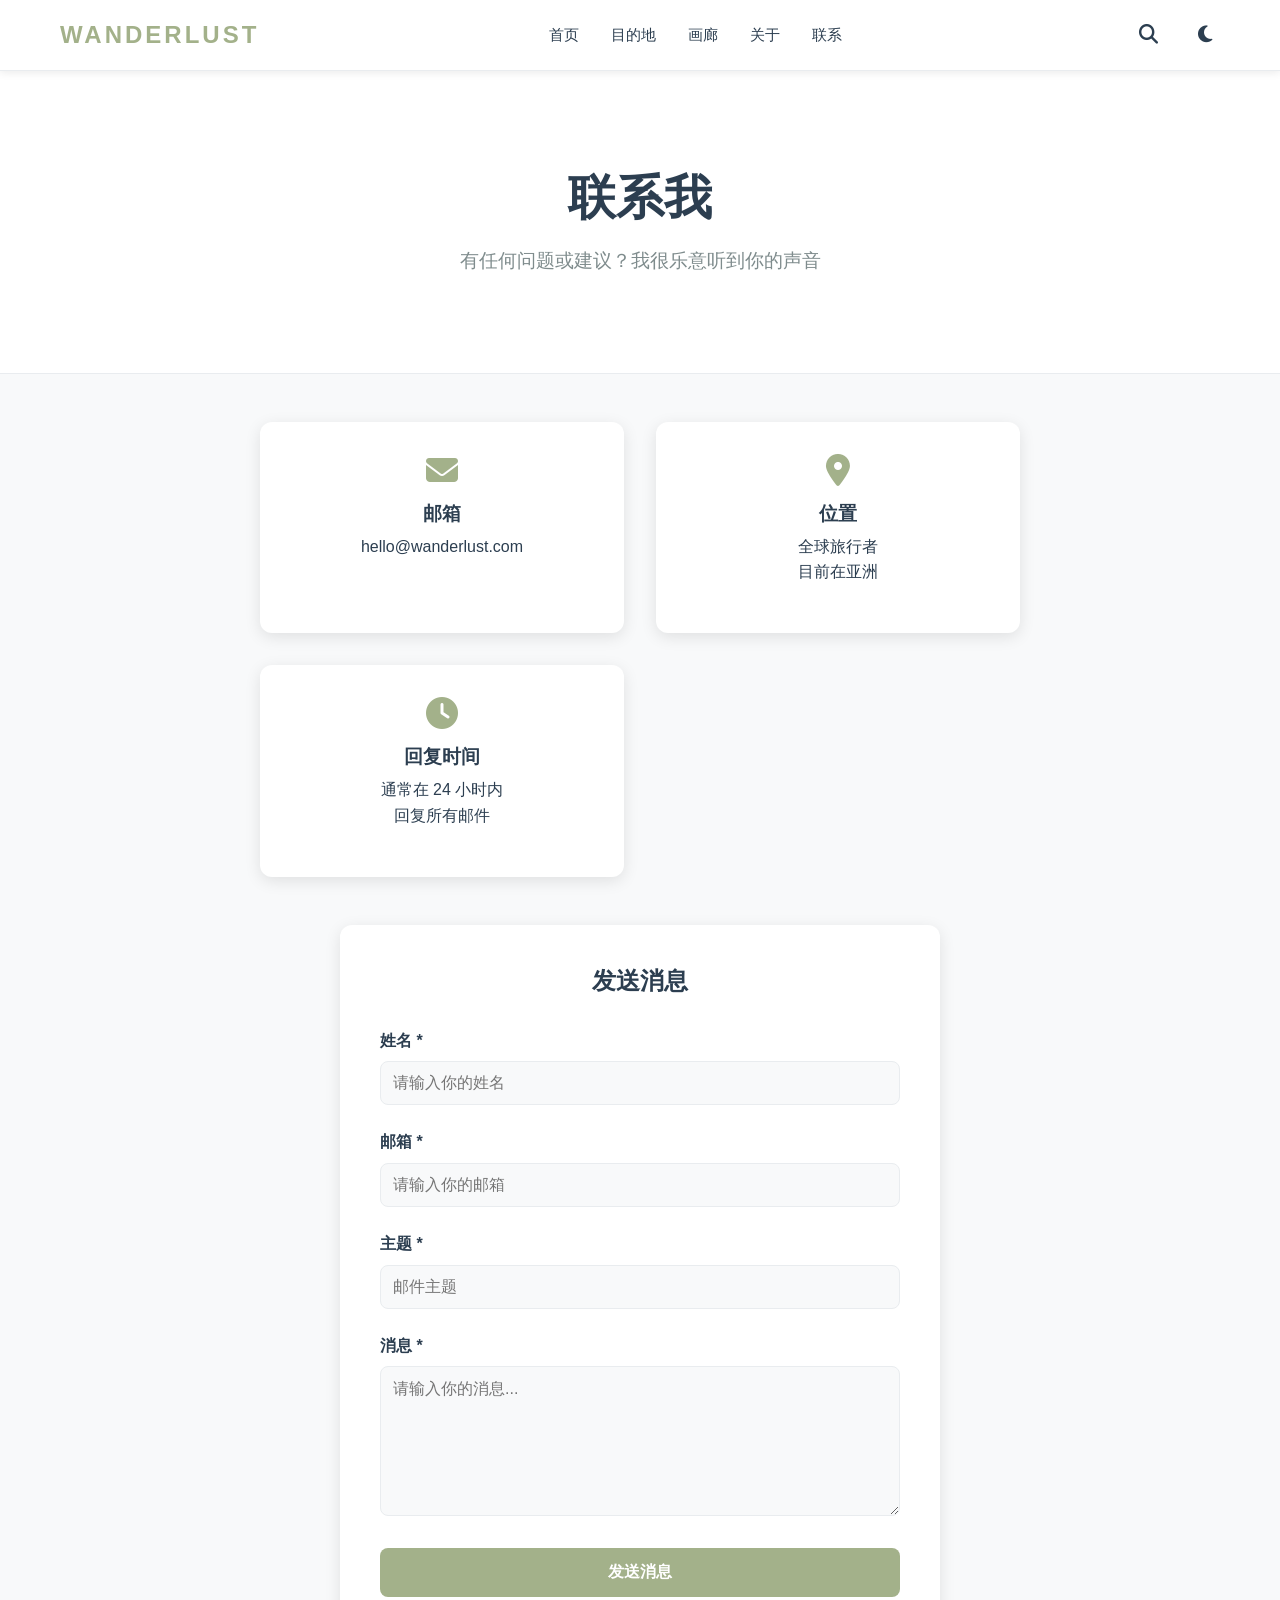
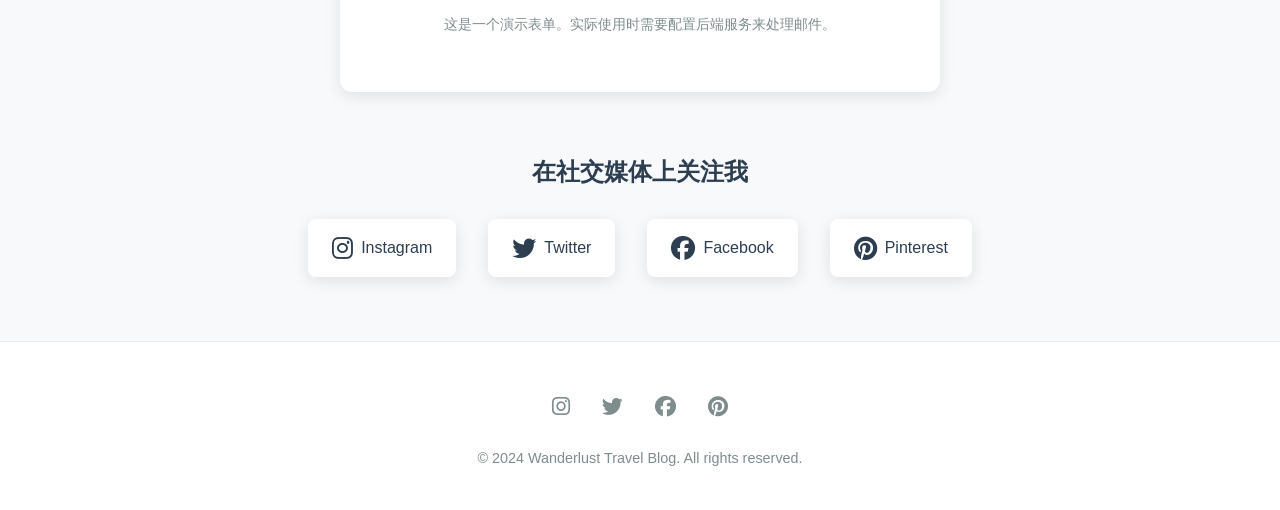
<file: contact.html>
<!DOCTYPE html>
<html lang="zh-CN">
<head>
    <meta charset="UTF-8">
    <meta name="viewport" content="width=device-width, initial-scale=1.0">
    <meta name="description" content="联系我 - 心之所向">
    <title>联系我 - 心之所向</title>
    <link rel="stylesheet" href="css/style.css">
    <link rel="stylesheet" href="https://cdnjs.cloudflare.com/ajax/libs/font-awesome/6.4.0/css/all.min.css">
</head>
<body>
    <!-- Header & Navigation -->
    <header>
        <div class="container">
            <nav>
                <div class="logo">WANDERLUST</div>
                <ul class="nav-menu">
                    <li><a href="index.html">首页</a></li>
                    <li><a href="destinations.html">目的地</a></li>
                    <li><a href="gallery.html">画廊</a></li>
                    <li><a href="about.html">关于</a></li>
                    <li><a href="contact.html">联系</a></li>
                </ul>
                <div class="nav-actions">
                    <button class="nav-btn" id="search-toggle" title="搜索">
                        <i class="fas fa-search"></i>
                    </button>
                    <button class="nav-btn" id="theme-toggle" title="切换主题">
                        <i class="fas fa-moon"></i>
                    </button>
                </div>
            </nav>
        </div>
    </header>

    <!-- Hero Section -->
    <section class="hero">
        <div class="container">
            <h1>联系我</h1>
            <p>有任何问题或建议？我很乐意听到你的声音</p>
        </div>
    </section>

    <!-- Main Content -->
    <main class="container-narrow">
        <div style="margin: 3rem 0;">
            <!-- Contact Info -->
            <div class="grid" style="grid-template-columns: repeat(auto-fit, minmax(250px, 1fr)); margin-bottom: 3rem;">
                <div style="text-align: center; padding: 2rem; background: var(--bg-secondary); border-radius: 12px; box-shadow: var(--shadow-md);">
                    <i class="fas fa-envelope" style="font-size: 2rem; color: var(--accent-main); margin-bottom: 1rem;"></i>
                    <h3 style="margin-bottom: 0.5rem;">邮箱</h3>
                    <p><a href="mailto:hello@wanderlust.com">hello@wanderlust.com</a></p>
                </div>
                <div style="text-align: center; padding: 2rem; background: var(--bg-secondary); border-radius: 12px; box-shadow: var(--shadow-md);">
                    <i class="fas fa-map-marker-alt" style="font-size: 2rem; color: var(--accent-main); margin-bottom: 1rem;"></i>
                    <h3 style="margin-bottom: 0.5rem;">位置</h3>
                    <p>全球旅行者<br>目前在亚洲</p>
                </div>
                <div style="text-align: center; padding: 2rem; background: var(--bg-secondary); border-radius: 12px; box-shadow: var(--shadow-md);">
                    <i class="fas fa-clock" style="font-size: 2rem; color: var(--accent-main); margin-bottom: 1rem;"></i>
                    <h3 style="margin-bottom: 0.5rem;">回复时间</h3>
                    <p>通常在 24 小时内<br>回复所有邮件</p>
                </div>
            </div>

            <!-- Contact Form -->
            <div class="contact-form-wrapper">
                <h2 style="text-align: center; margin-bottom: 2rem;">发送消息</h2>
                <form id="contact-form">
                    <div class="form-group">
                        <label for="name">姓名 *</label>
                        <input type="text" id="name" name="name" required placeholder="请输入你的姓名">
                    </div>

                    <div class="form-group">
                        <label for="email">邮箱 *</label>
                        <input type="email" id="email" name="email" required placeholder="请输入你的邮箱">
                    </div>

                    <div class="form-group">
                        <label for="subject">主题 *</label>
                        <input type="text" id="subject" name="subject" required placeholder="邮件主题">
                    </div>

                    <div class="form-group">
                        <label for="message">消息 *</label>
                        <textarea id="message" name="message" required placeholder="请输入你的消息..."></textarea>
                    </div>

                    <button type="submit" class="btn-submit">发送消息</button>
                </form>
                <p style="text-align: center; margin-top: 1rem; font-size: 0.9rem; color: var(--text-secondary);">
                    这是一个演示表单。实际使用时需要配置后端服务来处理邮件。
                </p>
            </div>

            <!-- Social Media -->
            <section style="text-align: center; margin-top: 4rem;">
                <h2 style="margin-bottom: 2rem;">在社交媒体上关注我</h2>
                <div style="display: flex; justify-content: center; gap: 2rem; flex-wrap: wrap;">
                    <a href="#" style="display: flex; align-items: center; gap: 0.5rem; padding: 1rem 1.5rem; background: var(--bg-secondary); border-radius: 8px; box-shadow: var(--shadow-md); transition: transform 0.3s ease;">
                        <i class="fab fa-instagram" style="font-size: 1.5rem;"></i>
                        <span>Instagram</span>
                    </a>
                    <a href="#" style="display: flex; align-items: center; gap: 0.5rem; padding: 1rem 1.5rem; background: var(--bg-secondary); border-radius: 8px; box-shadow: var(--shadow-md); transition: transform 0.3s ease;">
                        <i class="fab fa-twitter" style="font-size: 1.5rem;"></i>
                        <span>Twitter</span>
                    </a>
                    <a href="#" style="display: flex; align-items: center; gap: 0.5rem; padding: 1rem 1.5rem; background: var(--bg-secondary); border-radius: 8px; box-shadow: var(--shadow-md); transition: transform 0.3s ease;">
                        <i class="fab fa-facebook" style="font-size: 1.5rem;"></i>
                        <span>Facebook</span>
                    </a>
                    <a href="#" style="display: flex; align-items: center; gap: 0.5rem; padding: 1rem 1.5rem; background: var(--bg-secondary); border-radius: 8px; box-shadow: var(--shadow-md); transition: transform 0.3s ease;">
                        <i class="fab fa-pinterest" style="font-size: 1.5rem;"></i>
                        <span>Pinterest</span>
                    </a>
                </div>
            </section>
        </div>
    </main>

    <!-- Search Modal -->
    <div class="search-modal" id="search-modal">
        <div class="search-modal-content">
            <input type="text" class="search-input" id="search-input" placeholder="搜索文章、目的地...">
            <div class="search-results" id="search-results"></div>
        </div>
    </div>

    <!-- Footer -->
    <footer>
        <div class="container">
            <div class="footer-content">
                <div class="footer-links">
                    <a href="#" title="Instagram"><i class="fab fa-instagram"></i></a>
                    <a href="#" title="Twitter"><i class="fab fa-twitter"></i></a>
                    <a href="#" title="Facebook"><i class="fab fa-facebook"></i></a>
                    <a href="#" title="Pinterest"><i class="fab fa-pinterest"></i></a>
                </div>
                <p class="footer-copyright">&copy; 2024 Wanderlust Travel Blog. All rights reserved.</p>
            </div>
        </div>
    </footer>

    <script src="js/main.js"></script>
</body>
</html>
</file>
<file: css/style.css>
/* ============================================
   Travel Blog - Morandi Color Palette
   Light Mode: Soft grays, sage greens, dusty roses
   Dark Mode: Deep grays with warm accents
   ============================================ */

:root {
  /* Light Mode Colors */
  --bg-primary: #f8f9fa;
  --bg-secondary: #ffffff;
  --text-primary: #2c3e50;
  --text-secondary: #7f8c8d;
  --accent-main: #a3b18a;
  --accent-alt: #b5838d;
  --border-color: #e9ecef;
  --shadow-sm: 0 2px 8px rgba(0, 0, 0, 0.08);
  --shadow-md: 0 4px 16px rgba(0, 0, 0, 0.1);
  --shadow-lg: 0 8px 32px rgba(0, 0, 0, 0.12);
}

[data-theme="dark"] {
  /* Dark Mode Colors */
  --bg-primary: #0f1419;
  --bg-secondary: #1a1f2e;
  --text-primary: #e8eaed;
  --text-secondary: #9ca3af;
  --accent-main: #84a59d;
  --accent-alt: #c9a87c;
  --border-color: #2d3748;
  --shadow-sm: 0 2px 8px rgba(0, 0, 0, 0.3);
  --shadow-md: 0 4px 16px rgba(0, 0, 0, 0.4);
  --shadow-lg: 0 8px 32px rgba(0, 0, 0, 0.5);
}

* {
  margin: 0;
  padding: 0;
  box-sizing: border-box;
}

html {
  scroll-behavior: smooth;
}

body {
  font-family: -apple-system, BlinkMacSystemFont, 'Segoe UI', 'PingFang SC', 'Hiragino Sans GB', 'Microsoft YaHei', sans-serif;
  background-color: var(--bg-primary);
  color: var(--text-primary);
  line-height: 1.6;
  transition: background-color 0.3s ease, color 0.3s ease;
}

a {
  color: inherit;
  text-decoration: none;
  transition: color 0.3s ease;
}

a:hover {
  color: var(--accent-main);
}

img {
  max-width: 100%;
  height: auto;
  display: block;
}

ul, ol {
  list-style: none;
}

h1, h2, h3, h4, h5, h6 {
  line-height: 1.3;
  margin-bottom: 1rem;
}

p {
  margin-bottom: 1rem;
}

/* ============================================
   Container & Layout
   ============================================ */

.container {
  max-width: 1200px;
  margin: 0 auto;
  padding: 0 20px;
}

.container-narrow {
  max-width: 800px;
  margin: 0 auto;
  padding: 0 20px;
}

/* ============================================
   Header & Navigation
   ============================================ */

header {
  position: sticky;
  top: 0;
  z-index: 1000;
  background: var(--bg-secondary);
  border-bottom: 1px solid var(--border-color);
  backdrop-filter: blur(10px);
  box-shadow: var(--shadow-sm);
}

nav {
  display: flex;
  justify-content: space-between;
  align-items: center;
  padding: 1rem 0;
}

.logo {
  font-size: 1.5rem;
  font-weight: 700;
  letter-spacing: 3px;
  color: var(--accent-main);
  text-transform: uppercase;
}

.nav-menu {
  display: flex;
  gap: 2rem;
}

.nav-menu a {
  font-size: 0.95rem;
  font-weight: 500;
  position: relative;
  padding-bottom: 0.25rem;
}

.nav-menu a::after {
  content: '';
  position: absolute;
  bottom: 0;
  left: 0;
  width: 0;
  height: 2px;
  background: var(--accent-main);
  transition: width 0.3s ease;
}

.nav-menu a:hover::after {
  width: 100%;
}

.nav-actions {
  display: flex;
  gap: 1.5rem;
  align-items: center;
}

.nav-btn {
  background: none;
  border: none;
  cursor: pointer;
  font-size: 1.2rem;
  color: var(--text-primary);
  transition: color 0.3s ease;
  padding: 0.5rem;
}

.nav-btn:hover {
  color: var(--accent-main);
}

/* ============================================
   Hero Section
   ============================================ */

.hero {
  padding: 6rem 0;
  text-align: center;
  background: var(--bg-secondary);
  border-bottom: 1px solid var(--border-color);
}

.hero h1 {
  font-size: 3rem;
  margin-bottom: 1rem;
  color: var(--text-primary);
}

.hero p {
  font-size: 1.2rem;
  color: var(--text-secondary);
  margin-bottom: 0;
}

/* ============================================
   Grid & Card Styles
   ============================================ */

.grid {
  display: grid;
  grid-template-columns: repeat(auto-fill, minmax(320px, 1fr));
  gap: 2rem;
  margin: 3rem 0;
}

.card {
  background: var(--bg-secondary);
  border-radius: 12px;
  overflow: hidden;
  box-shadow: var(--shadow-md);
  transition: transform 0.3s ease, box-shadow 0.3s ease;
  cursor: pointer;
}

.card:hover {
  transform: translateY(-8px);
  box-shadow: var(--shadow-lg);
}

.card-image {
  width: 100%;
  height: 240px;
  overflow: hidden;
  background: var(--bg-primary);
}

.card-image img {
  width: 100%;
  height: 100%;
  object-fit: cover;
  transition: transform 0.4s ease;
}

.card:hover .card-image img {
  transform: scale(1.08);
}

.card-content {
  padding: 1.5rem;
}

.card-tag {
  display: inline-block;
  font-size: 0.75rem;
  font-weight: 700;
  text-transform: uppercase;
  letter-spacing: 1px;
  color: var(--accent-main);
  margin-bottom: 0.75rem;
}

.card-title {
  font-size: 1.3rem;
  margin-bottom: 0.75rem;
  color: var(--text-primary);
}

.card-desc {
  font-size: 0.95rem;
  color: var(--text-secondary);
  margin-bottom: 1rem;
  line-height: 1.5;
}

.card-meta {
  font-size: 0.85rem;
  color: var(--text-secondary);
  display: flex;
  justify-content: space-between;
}

/* ============================================
   Masonry Gallery
   ============================================ */

.masonry-grid {
  display: grid;
  grid-template-columns: repeat(auto-fill, minmax(280px, 1fr));
  grid-auto-rows: 10px;
  gap: 1.5rem;
  margin: 3rem 0;
}

.masonry-item {
  background: var(--bg-secondary);
  border-radius: 12px;
  overflow: hidden;
  box-shadow: var(--shadow-md);
  transition: transform 0.3s ease, box-shadow 0.3s ease;
  cursor: pointer;
}

.masonry-item:hover {
  transform: scale(1.02);
  box-shadow: var(--shadow-lg);
}

.masonry-item img {
  width: 100%;
  height: 100%;
  object-fit: cover;
}

/* ============================================
   Article Page
   ============================================ */

.article-hero {
  height: 60vh;
  background-size: cover;
  background-position: center;
  display: flex;
  align-items: center;
  justify-content: center;
  position: relative;
  margin-bottom: 3rem;
}

.article-hero::before {
  content: '';
  position: absolute;
  top: 0;
  left: 0;
  right: 0;
  bottom: 0;
  background: rgba(0, 0, 0, 0.35);
  z-index: 1;
}

.article-hero-content {
  position: relative;
  z-index: 2;
  text-align: center;
  color: white;
  max-width: 800px;
  padding: 2rem;
}

.article-hero-content h1 {
  font-size: 2.8rem;
  margin-bottom: 1rem;
}

.article-hero-content .card-tag {
  color: rgba(255, 255, 255, 0.9);
}

.article-meta {
  font-size: 1rem;
  opacity: 0.9;
}

.article-body {
  max-width: 800px;
  margin: 0 auto;
  padding: 0 20px;
}

.article-content {
  font-size: 1.1rem;
  line-height: 1.8;
  color: var(--text-primary);
}

.article-content p {
  margin-bottom: 1.5rem;
}

.article-content h2 {
  font-size: 1.8rem;
  margin-top: 2rem;
  margin-bottom: 1rem;
  color: var(--text-primary);
}

.article-content h3 {
  font-size: 1.4rem;
  margin-top: 1.5rem;
  margin-bottom: 0.75rem;
  color: var(--text-primary);
}

.article-gallery {
  display: grid;
  grid-template-columns: repeat(2, 1fr);
  gap: 1.5rem;
  margin: 2rem 0;
  border-radius: 12px;
  overflow: hidden;
}

.article-gallery img {
  width: 100%;
  height: auto;
  border-radius: 8px;
}

.video-embed {
  position: relative;
  width: 100%;
  padding-bottom: 56.25%;
  height: 0;
  overflow: hidden;
  margin: 2rem 0;
  border-radius: 12px;
}

.video-embed iframe {
  position: absolute;
  top: 0;
  left: 0;
  width: 100%;
  height: 100%;
  border: none;
  border-radius: 12px;
}

/* ============================================
   Destination Cards
   ============================================ */

.destination-card {
  position: relative;
  height: 380px;
  border-radius: 12px;
  overflow: hidden;
  cursor: pointer;
  box-shadow: var(--shadow-md);
  transition: transform 0.3s ease;
}

.destination-card:hover {
  transform: translateY(-8px);
}

.destination-card img {
  width: 100%;
  height: 100%;
  object-fit: cover;
  transition: transform 0.4s ease;
}

.destination-card:hover img {
  transform: scale(1.1);
}

.destination-overlay {
  position: absolute;
  bottom: 0;
  left: 0;
  right: 0;
  padding: 2rem;
  background: linear-gradient(to top, rgba(0, 0, 0, 0.8), transparent);
  color: white;
  z-index: 2;
}

.destination-overlay h3 {
  font-size: 1.8rem;
  margin-bottom: 0.5rem;
}

.destination-overlay p {
  font-size: 0.95rem;
  opacity: 0.9;
  margin-bottom: 0;
}

/* ============================================
   About Section
   ============================================ */

.about-grid {
  display: grid;
  grid-template-columns: 1fr 1fr;
  gap: 3rem;
  align-items: center;
  margin: 3rem 0;
}

.about-image {
  border-radius: 12px;
  overflow: hidden;
  box-shadow: var(--shadow-lg);
}

.about-image img {
  width: 100%;
  height: auto;
}

.about-content h2 {
  font-size: 2rem;
  margin-bottom: 1.5rem;
  color: var(--accent-main);
}

.about-content p {
  font-size: 1.05rem;
  line-height: 1.8;
  margin-bottom: 1.5rem;
}

/* ============================================
   Contact Form
   ============================================ */

.contact-form-wrapper {
  max-width: 600px;
  margin: 3rem auto;
  background: var(--bg-secondary);
  padding: 2.5rem;
  border-radius: 12px;
  box-shadow: var(--shadow-md);
}

.form-group {
  margin-bottom: 1.5rem;
}

.form-group label {
  display: block;
  font-weight: 600;
  margin-bottom: 0.5rem;
  color: var(--text-primary);
}

.form-group input,
.form-group textarea {
  width: 100%;
  padding: 0.75rem;
  border: 1px solid var(--border-color);
  border-radius: 8px;
  background: var(--bg-primary);
  color: var(--text-primary);
  font-family: inherit;
  font-size: 1rem;
  transition: border-color 0.3s ease;
}

.form-group input:focus,
.form-group textarea:focus {
  outline: none;
  border-color: var(--accent-main);
  box-shadow: 0 0 0 3px rgba(163, 177, 138, 0.1);
}

.form-group textarea {
  resize: vertical;
  min-height: 150px;
}

.btn-submit {
  width: 100%;
  padding: 0.875rem;
  background: var(--accent-main);
  color: white;
  border: none;
  border-radius: 8px;
  font-size: 1rem;
  font-weight: 600;
  cursor: pointer;
  transition: background 0.3s ease, transform 0.2s ease;
}

.btn-submit:hover {
  background: var(--accent-alt);
  transform: translateY(-2px);
}

.btn-submit:active {
  transform: translateY(0);
}

/* ============================================
   Search Modal
   ============================================ */

.search-modal {
  position: fixed;
  top: 0;
  left: 0;
  width: 100%;
  height: 100%;
  background: rgba(0, 0, 0, 0.7);
  display: none;
  justify-content: center;
  align-items: center;
  z-index: 2000;
  padding: 20px;
}

.search-modal.active {
  display: flex;
}

.search-modal-content {
  background: var(--bg-secondary);
  padding: 2rem;
  border-radius: 12px;
  width: 100%;
  max-width: 600px;
  box-shadow: var(--shadow-lg);
}

.search-input {
  width: 100%;
  padding: 1rem;
  border: 2px solid var(--border-color);
  border-radius: 8px;
  font-size: 1.1rem;
  background: var(--bg-primary);
  color: var(--text-primary);
  margin-bottom: 1rem;
  transition: border-color 0.3s ease;
}

.search-input:focus {
  outline: none;
  border-color: var(--accent-main);
}

.search-results {
  max-height: 400px;
  overflow-y: auto;
}

.search-result-item {
  padding: 1rem;
  border-bottom: 1px solid var(--border-color);
  cursor: pointer;
  transition: background 0.2s ease;
}

.search-result-item:hover {
  background: var(--bg-primary);
}

/* ============================================
   Footer
   ============================================ */

footer {
  background: var(--bg-secondary);
  border-top: 1px solid var(--border-color);
  padding: 3rem 0 1.5rem;
  margin-top: 4rem;
}

.footer-content {
  text-align: center;
}

.footer-links {
  display: flex;
  justify-content: center;
  gap: 2rem;
  margin-bottom: 1.5rem;
}

.footer-links a {
  font-size: 1.3rem;
  color: var(--text-secondary);
  transition: color 0.3s ease;
}

.footer-links a:hover {
  color: var(--accent-main);
}

.footer-copyright {
  font-size: 0.9rem;
  color: var(--text-secondary);
}

/* ============================================
   Responsive Design
   ============================================ */

@media (max-width: 768px) {
  .nav-menu {
    display: none;
  }

  .hero h1 {
    font-size: 2rem;
  }

  .grid {
    grid-template-columns: 1fr;
  }

  .article-gallery {
    grid-template-columns: 1fr;
  }

  .about-grid {
    grid-template-columns: 1fr;
    gap: 2rem;
  }

  .article-hero-content h1 {
    font-size: 1.8rem;
  }

  .masonry-grid {
    grid-template-columns: repeat(2, 1fr);
  }
}

@media (max-width: 480px) {
  .logo {
    font-size: 1.2rem;
    letter-spacing: 1px;
  }

  .hero h1 {
    font-size: 1.5rem;
  }

  .hero p {
    font-size: 1rem;
  }

  .grid {
    gap: 1rem;
  }

  .masonry-grid {
    grid-template-columns: 1fr;
  }

  .contact-form-wrapper {
    padding: 1.5rem;
  }

  .article-hero-content h1 {
    font-size: 1.3rem;
  }
}

/* ============================================
   Utility Classes
   ============================================ */

.text-center {
  text-align: center;
}

.mt-1 { margin-top: 0.5rem; }
.mt-2 { margin-top: 1rem; }
.mt-3 { margin-top: 1.5rem; }
.mt-4 { margin-top: 2rem; }

.mb-1 { margin-bottom: 0.5rem; }
.mb-2 { margin-bottom: 1rem; }
.mb-3 { margin-bottom: 1.5rem; }
.mb-4 { margin-bottom: 2rem; }

.hidden {
  display: none;
}


/* ============================================
   Comments Section
   ============================================ */

.comments-section {
  margin-top: 4rem;
  padding-top: 2rem;
  border-top: 2px solid var(--border-color);
}

.comments-title {
  font-size: 1.8rem;
  margin-bottom: 2rem;
  color: var(--text-primary);
}

.comment-count {
  display: inline-block;
  background: var(--accent-main);
  color: white;
  padding: 0.25rem 0.75rem;
  border-radius: 20px;
  font-size: 0.85rem;
  margin-left: 0.5rem;
}

/* Comment Form */
.comment-form-wrapper {
  background: var(--bg-secondary);
  padding: 2rem;
  border-radius: 12px;
  box-shadow: var(--shadow-md);
  margin-bottom: 2rem;
}

.comment-form-title {
  font-size: 1.2rem;
  margin-bottom: 1.5rem;
  color: var(--text-primary);
}

.comment-form-group {
  margin-bottom: 1.5rem;
}

.comment-form-group label {
  display: block;
  font-weight: 600;
  margin-bottom: 0.5rem;
  color: var(--text-primary);
  font-size: 0.95rem;
}

.comment-form-group input,
.comment-form-group textarea {
  width: 100%;
  padding: 0.75rem;
  border: 1px solid var(--border-color);
  border-radius: 8px;
  background: var(--bg-primary);
  color: var(--text-primary);
  font-family: inherit;
  font-size: 0.95rem;
  transition: border-color 0.3s ease, box-shadow 0.3s ease;
}

.comment-form-group input:focus,
.comment-form-group textarea:focus {
  outline: none;
  border-color: var(--accent-main);
  box-shadow: 0 0 0 3px rgba(163, 177, 138, 0.1);
}

.comment-form-group textarea {
  resize: vertical;
  min-height: 120px;
}

.comment-form-row {
  display: grid;
  grid-template-columns: 1fr 1fr;
  gap: 1rem;
}

.btn-submit-comment {
  background: var(--accent-main);
  color: white;
  padding: 0.875rem 2rem;
  border: none;
  border-radius: 8px;
  font-size: 1rem;
  font-weight: 600;
  cursor: pointer;
  transition: background 0.3s ease, transform 0.2s ease;
}

.btn-submit-comment:hover {
  background: var(--accent-alt);
  transform: translateY(-2px);
}

.btn-submit-comment:active {
  transform: translateY(0);
}

/* Comments List */
.comments-list {
  margin-top: 2rem;
}

.comment-item {
  padding: 1.5rem;
  margin-bottom: 1.5rem;
  background: var(--bg-secondary);
  border-radius: 12px;
  box-shadow: var(--shadow-sm);
  border-left: 4px solid var(--accent-main);
  animation: slideIn 0.3s ease;
}

@keyframes slideIn {
  from {
    opacity: 0;
    transform: translateY(10px);
  }
  to {
    opacity: 1;
    transform: translateY(0);
  }
}

.comment-header {
  display: flex;
  justify-content: space-between;
  align-items: flex-start;
  margin-bottom: 1rem;
}

.comment-author-info {
  display: flex;
  align-items: center;
  gap: 0.75rem;
}

.comment-avatar {
  width: 40px;
  height: 40px;
  border-radius: 50%;
  background: linear-gradient(135deg, var(--accent-main), var(--accent-alt));
  display: flex;
  align-items: center;
  justify-content: center;
  color: white;
  font-weight: 700;
  font-size: 1.1rem;
}

.comment-author-name {
  font-weight: 600;
  color: var(--text-primary);
  font-size: 1rem;
}

.comment-author-email {
  font-size: 0.85rem;
  color: var(--text-secondary);
}

.comment-time {
  font-size: 0.85rem;
  color: var(--text-secondary);
}

.comment-content {
  color: var(--text-primary);
  line-height: 1.6;
  margin-bottom: 1rem;
  word-break: break-word;
}

.comment-actions {
  display: flex;
  gap: 1rem;
}

.comment-reply-btn {
  background: none;
  border: none;
  color: var(--accent-main);
  cursor: pointer;
  font-size: 0.9rem;
  font-weight: 600;
  transition: color 0.3s ease;
  padding: 0;
}

.comment-reply-btn:hover {
  color: var(--accent-alt);
}

.comment-delete-btn {
  background: none;
  border: none;
  color: #e74c3c;
  cursor: pointer;
  font-size: 0.9rem;
  font-weight: 600;
  transition: color 0.3s ease;
  padding: 0;
}

.comment-delete-btn:hover {
  color: #c0392b;
}

/* Nested Comments */
.comment-replies {
  margin-top: 1.5rem;
  padding-left: 1.5rem;
  border-left: 2px solid var(--border-color);
}

.comment-item.reply {
  margin-bottom: 1rem;
  border-left-color: var(--accent-alt);
}

/* Empty State */
.comments-empty {
  text-align: center;
  padding: 2rem;
  color: var(--text-secondary);
}

.comments-empty-icon {
  font-size: 3rem;
  margin-bottom: 1rem;
  opacity: 0.5;
}

/* Responsive */
@media (max-width: 768px) {
  .comment-form-row {
    grid-template-columns: 1fr;
  }

  .comment-header {
    flex-direction: column;
  }

  .comment-time {
    margin-top: 0.5rem;
  }

  .comment-form-wrapper {
    padding: 1.5rem;
  }

  .comment-item {
    padding: 1rem;
  }
}
</file>
